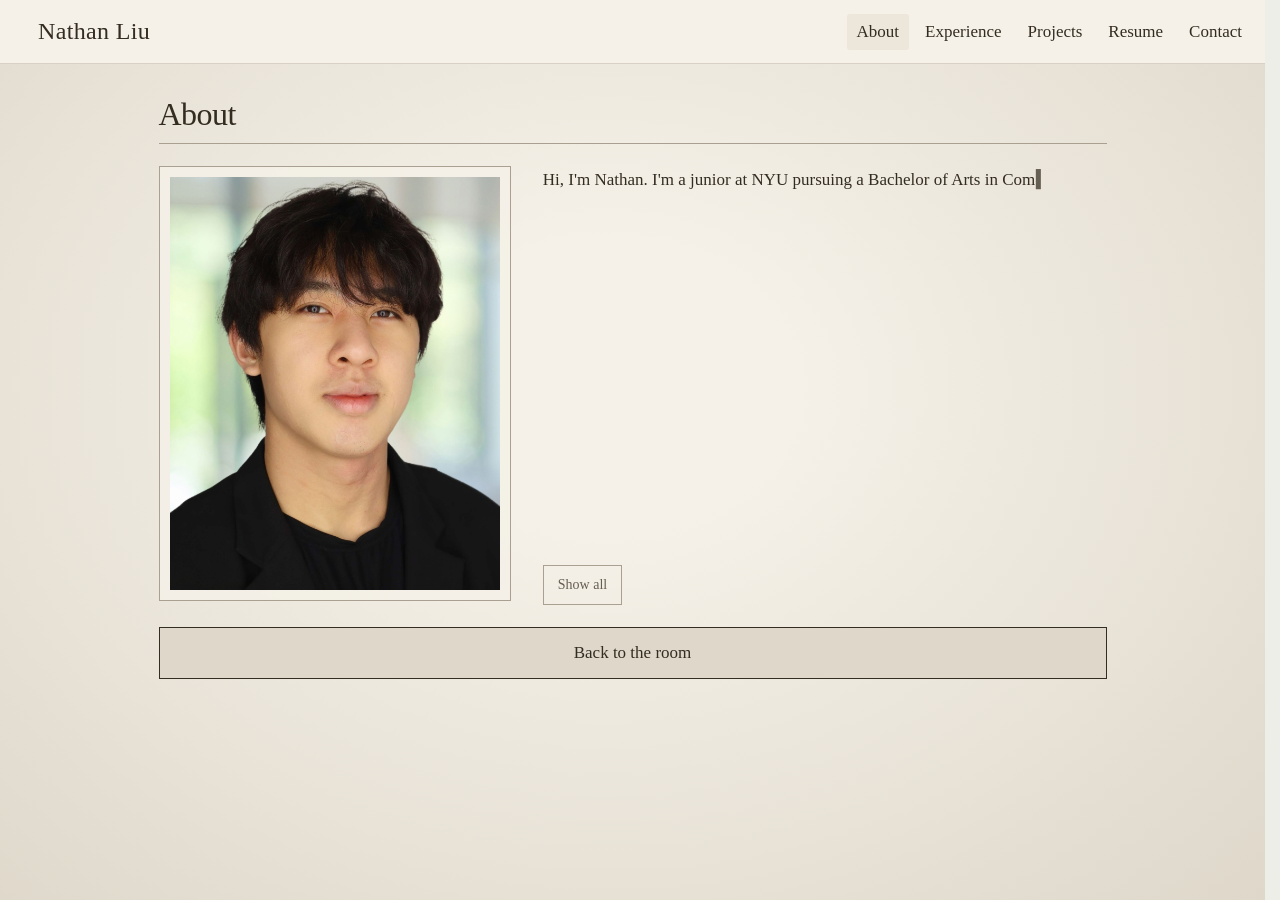
<file: pages/about/index.html>
<!doctype html>
<html lang="en">
<head>
<meta charset="utf-8"><meta name="viewport" content="width=device-width,initial-scale=1">
<title>About · Nathan Liu</title>
<meta name="description" content="About Nathan Liu: CS and Data Science at NYU, data science intern at the Leslie eLab.">
<link rel="icon" type="image/svg+xml" href="data:image/svg+xml,%3Csvg xmlns='http://www.w3.org/2000/svg' viewBox='0 0 64 64'%3E%3Crect width='64' height='64' rx='14' fill='%23eee7da'/%3E%3Ctext x='32' y='42' text-anchor='middle' font-family='Georgia,serif' font-size='32' fill='%23294c43'%3ENL%3C/text%3E%3C/svg%3E">
<link rel="stylesheet" href="/css/base.css">
<link rel="stylesheet" href="/nav/nav.css">
<link rel="stylesheet" href="/pages/pages.css">
<link rel="stylesheet" href="about.css">
</head>
<body data-page="about">
<div class="page">
  <header class="sheet-header">
    <h1>About</h1>
  </header>
  <main class="about-layout">
    <figure class="about-photo">
      <img src="/assets/photos/portrait.jpg" alt="Nathan Liu">
    </figure>
    <section class="about-text">
      <!-- Screen readers get the whole bio at once; the typed copy below is visual only. -->
      <div id="about-full" class="visually-hidden"></div>
      <div id="about-typed" class="about-typed" aria-hidden="true"></div>
      <button id="about-skip" class="about-skip" type="button">Show all</button>
    </section>
  </main>
  <a class="sheet-back" href="/#room">Back to the room</a>
</div>
<script type="module" src="/nav/nav.js"></script>
<script type="module" src="about.js"></script>
</body>
</html>
</file>
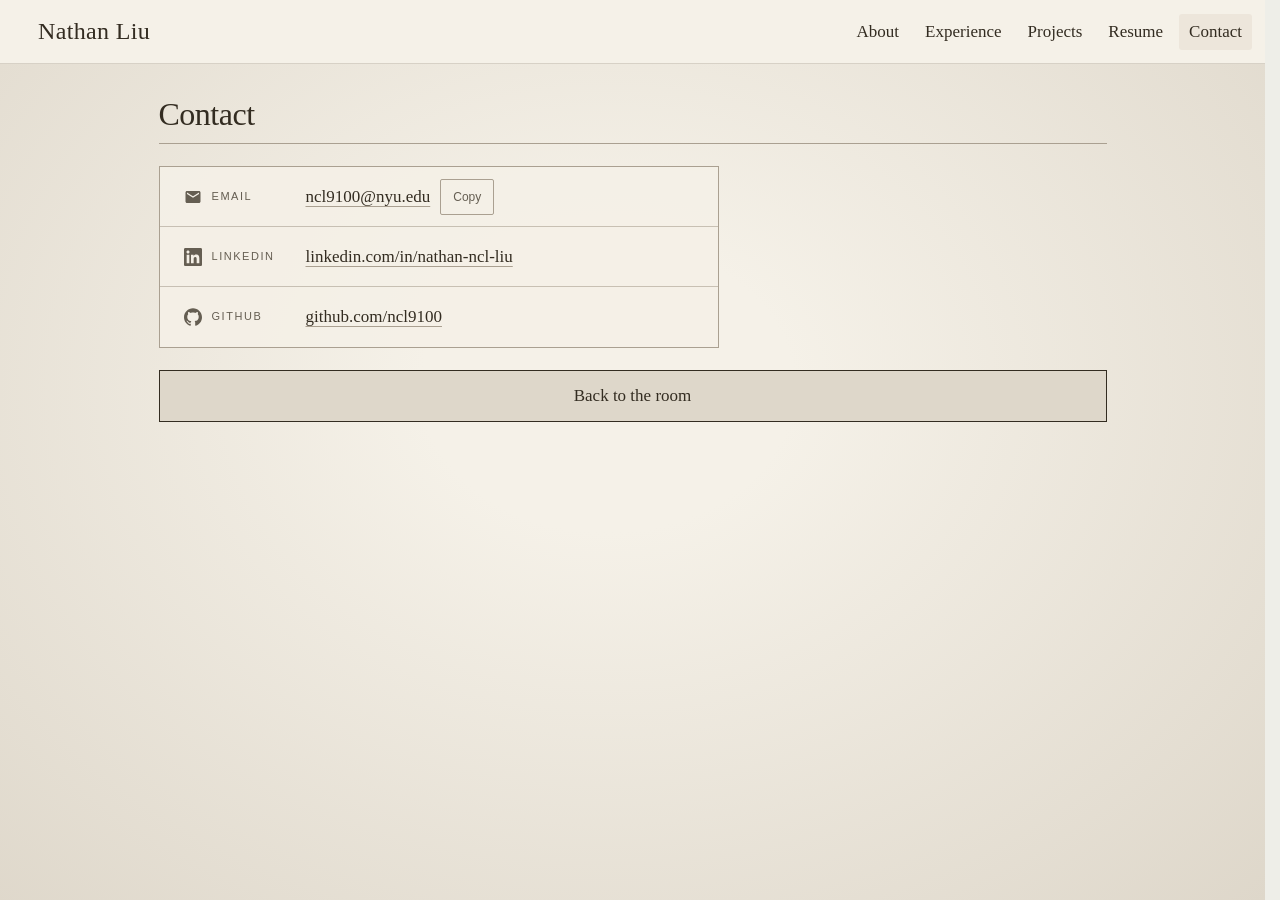
<file: pages/contact/index.html>
<!doctype html>
<html lang="en">
<head>
<meta charset="utf-8"><meta name="viewport" content="width=device-width,initial-scale=1">
<title>Contact · Nathan Liu</title>
<meta name="description" content="How to reach Nathan Liu: ncl9100@nyu.edu, LinkedIn, and GitHub.">
<link rel="icon" type="image/svg+xml" href="data:image/svg+xml,%3Csvg xmlns='http://www.w3.org/2000/svg' viewBox='0 0 64 64'%3E%3Crect width='64' height='64' rx='14' fill='%23eee7da'/%3E%3Ctext x='32' y='42' text-anchor='middle' font-family='Georgia,serif' font-size='32' fill='%23294c43'%3ENL%3C/text%3E%3C/svg%3E">
<link rel="stylesheet" href="/css/base.css">
<link rel="stylesheet" href="/nav/nav.css">
<link rel="stylesheet" href="/pages/pages.css">
<link rel="stylesheet" href="contact.css">
</head>
<body data-page="contact">
<div class="page">
<header class="sheet-header">
  <h1 id="contact-title">Contact</h1>
</header>
<main class="contact-sheet" aria-labelledby="contact-title">
  <dl class="contact-list">
    <div class="contact-row">
      <dt><svg class="contact-icon" viewBox="0 0 24 24" aria-hidden="true" focusable="false"><path d="M20 4H4c-1.1 0-2 .9-2 2v12c0 1.1.9 2 2 2h16c1.1 0 2-.9 2-2V6c0-1.1-.9-2-2-2zm0 4-8 5-8-5V6l8 5 8-5v2z"/></svg>Email</dt>
      <dd><a id="contact-email" href="#"></a><button id="copy-email" type="button">Copy</button></dd>
    </div>
    <div class="contact-row">
      <dt><svg class="contact-icon" viewBox="0 0 24 24" aria-hidden="true" focusable="false"><path d="M20.447 20.452h-3.554v-5.569c0-1.328-.027-3.037-1.852-3.037-1.853 0-2.136 1.445-2.136 2.939v5.667H9.351V9h3.414v1.561h.046c.477-.9 1.637-1.85 3.37-1.85 3.601 0 4.267 2.37 4.267 5.455v6.286zM5.337 7.433c-1.144 0-2.063-.926-2.063-2.065 0-1.138.92-2.063 2.063-2.063 1.14 0 2.064.925 2.064 2.063 0 1.139-.925 2.065-2.064 2.065zm1.782 13.019H3.555V9h3.564v11.452zM22.225 0H1.771C.792 0 0 .774 0 1.729v20.542C0 23.227.792 24 1.771 24h20.451C23.2 24 24 23.227 24 22.271V1.729C24 .774 23.2 0 22.222 0h.003z"/></svg>LinkedIn</dt>
      <dd><a id="contact-linkedin" href="#" target="_blank" rel="noopener"></a></dd>
    </div>
    <div class="contact-row">
      <dt><svg class="contact-icon" viewBox="0 0 24 24" aria-hidden="true" focusable="false"><path d="M12 .297c-6.63 0-12 5.373-12 12 0 5.303 3.438 9.8 8.205 11.385.6.113.82-.258.82-.577 0-.285-.01-1.04-.015-2.04-3.338.724-4.042-1.61-4.042-1.61C4.422 18.07 3.633 17.7 3.633 17.7c-1.087-.744.084-.729.084-.729 1.205.084 1.838 1.236 1.838 1.236 1.07 1.835 2.809 1.305 3.495.998.108-.776.417-1.305.76-1.605-2.665-.3-5.466-1.332-5.466-5.93 0-1.31.465-2.38 1.235-3.22-.135-.303-.54-1.523.105-3.176 0 0 1.005-.322 3.3 1.23.96-.267 1.98-.399 3-.405 1.02.006 2.04.138 3 .405 2.28-1.552 3.285-1.23 3.285-1.23.645 1.653.24 2.873.12 3.176.765.84 1.23 1.91 1.23 3.22 0 4.61-2.805 5.625-5.475 5.92.42.36.81 1.096.81 2.22 0 1.606-.015 2.896-.015 3.286 0 .315.21.69.825.57C20.565 22.092 24 17.592 24 12.297c0-6.627-5.373-12-12-12"/></svg>GitHub</dt>
      <dd><a id="contact-github" href="#" target="_blank" rel="noopener"></a></dd>
    </div>
  </dl>
</main>
<a class="sheet-back" href="/#room">Back to the room</a>
</div>
<script type="module" src="/nav/nav.js"></script>
<script type="module" src="contact.js"></script>
</body>
</html>
</file>
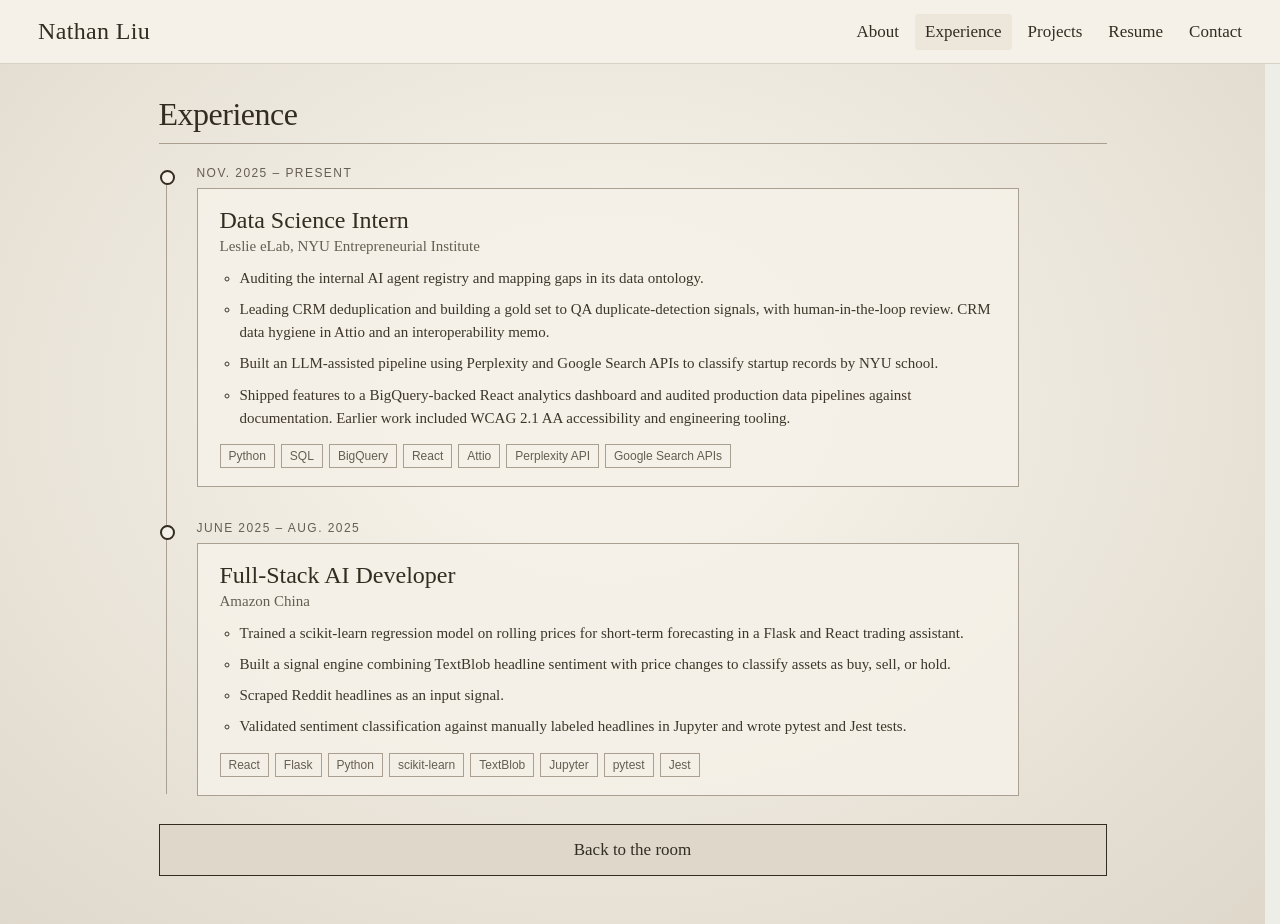
<file: pages/experience/index.html>
<!doctype html>
<html lang="en">
<head>
<meta charset="utf-8"><meta name="viewport" content="width=device-width,initial-scale=1">
<title>Experience · Nathan Liu</title>
<meta name="description" content="Nathan Liu's work experience, newest first.">
<link rel="icon" type="image/svg+xml" href="data:image/svg+xml,%3Csvg xmlns='http://www.w3.org/2000/svg' viewBox='0 0 64 64'%3E%3Crect width='64' height='64' rx='14' fill='%23eee7da'/%3E%3Ctext x='32' y='42' text-anchor='middle' font-family='Georgia,serif' font-size='32' fill='%23294c43'%3ENL%3C/text%3E%3C/svg%3E">
<link rel="stylesheet" href="/css/base.css">
<link rel="stylesheet" href="/nav/nav.css">
<link rel="stylesheet" href="/pages/pages.css">
<link rel="stylesheet" href="experience.css">
</head>
<body data-page="experience">
<div class="page">
  <header class="sheet-header">
    <h1>Experience</h1>
  </header>
  <main>
    <ol id="timeline" class="timeline" aria-label="Work experience"></ol>
  </main>
  <a class="sheet-back" href="/#room">Back to the room</a>
</div>
<script type="module" src="/nav/nav.js"></script>
<script type="module" src="experience.js"></script>
</body>
</html>
</file>
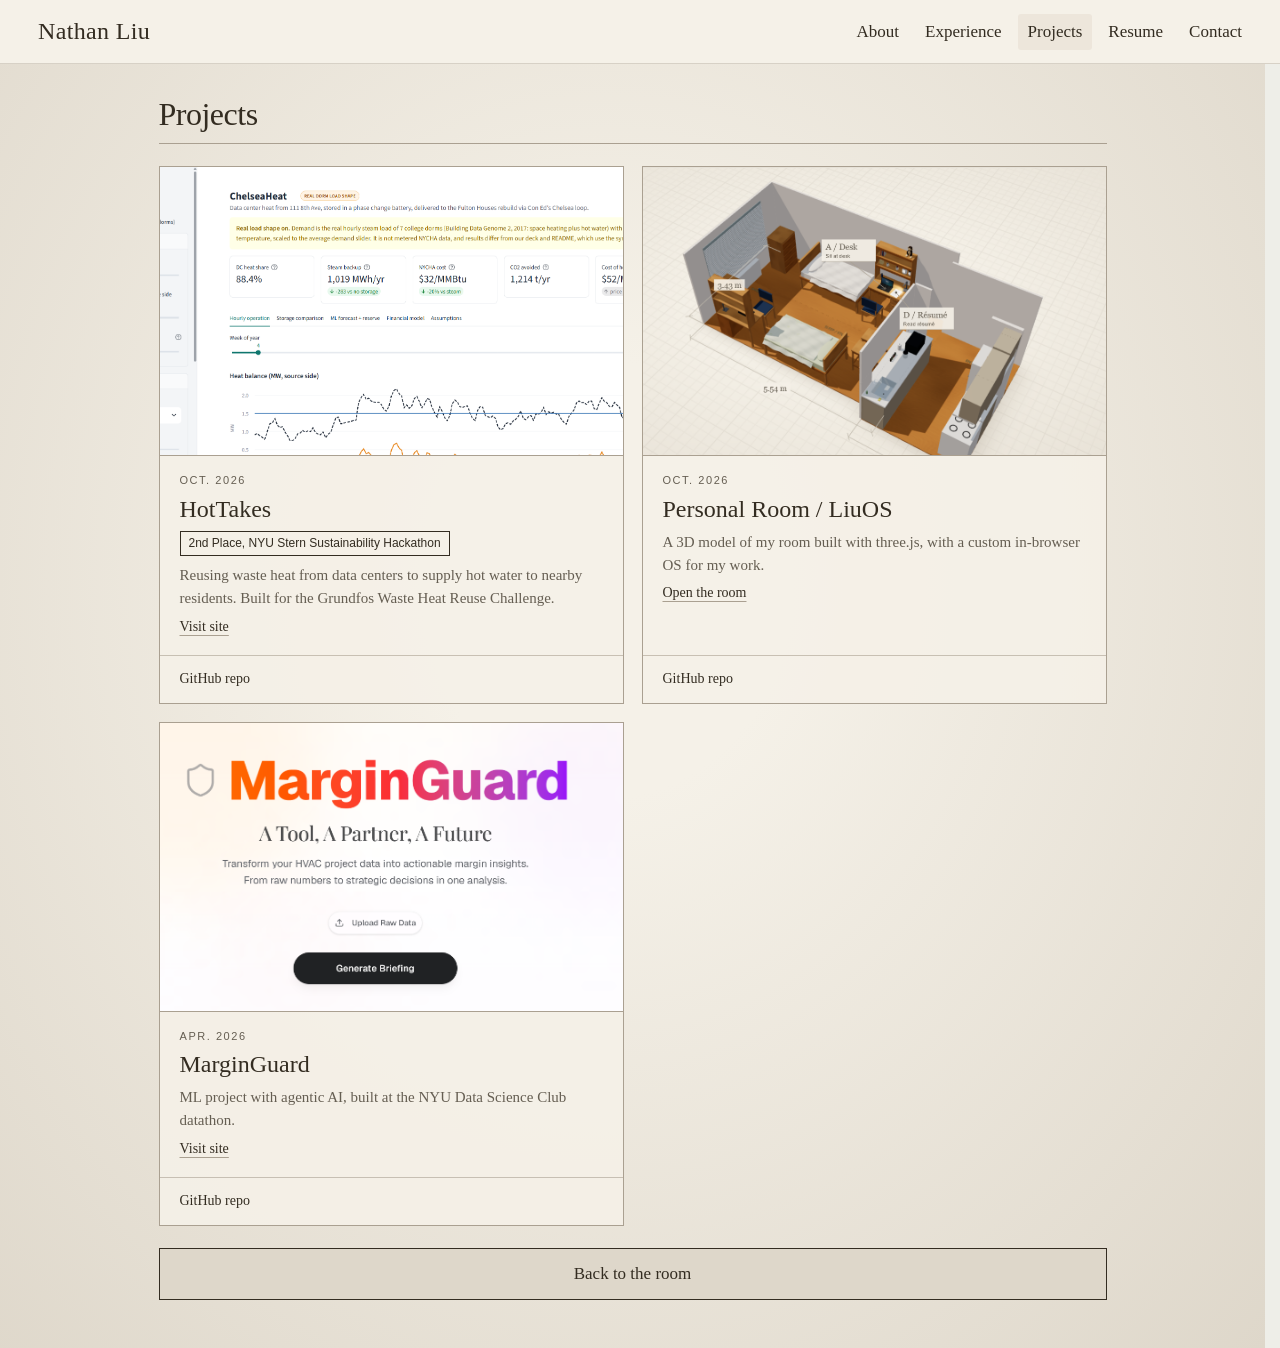
<file: pages/projects/index.html>
<!doctype html>
<html lang="en">
<head>
<meta charset="utf-8"><meta name="viewport" content="width=device-width,initial-scale=1">
<title>Projects · Nathan Liu</title>
<meta name="description" content="Projects by Nathan Liu, newest first.">
<link rel="icon" type="image/svg+xml" href="data:image/svg+xml,%3Csvg xmlns='http://www.w3.org/2000/svg' viewBox='0 0 64 64'%3E%3Crect width='64' height='64' rx='14' fill='%23eee7da'/%3E%3Ctext x='32' y='42' text-anchor='middle' font-family='Georgia,serif' font-size='32' fill='%23294c43'%3ENL%3C/text%3E%3C/svg%3E">
<link rel="stylesheet" href="/css/base.css">
<link rel="stylesheet" href="/nav/nav.css">
<link rel="stylesheet" href="/pages/pages.css">
<link rel="stylesheet" href="projects.css">
</head>
<body data-page="projects">
<div class="page">
  <header class="sheet-header">
    <h1>Projects</h1>
  </header>
  <main id="project-list" class="project-grid" aria-label="Projects"></main>
  <a class="sheet-back" href="/#room">Back to the room</a>
</div>
<script type="module" src="/nav/nav.js"></script>
<script type="module" src="projects.js"></script>
</body>
</html>
</file>
<file: css/base.css>
:root {
    font-family: Inter, Segoe UI, sans-serif;
    color: #243b38;
    background: #eeeee8;
  }

  * { box-sizing: border-box; }

  body { margin: 0; }
  
  button {
    border: 0;
    border-radius: 9px;
    background: transparent;
    color: #334a45;
    padding: 10px 14px;
    font-size: 12px;
    cursor: pointer;
    white-space: nowrap;
  }
  button:hover { background: #e4eae2; }
  
  a { color: inherit; }

  dialog {
    border: 1px solid #a8b3a7;
    border-radius: 18px;
    padding: 0;
    width: min(760px, 92vw);
    max-height: 85dvh;
    background: #faf9f3;
    color: #243b38;
    box-shadow: 0 30px 100px #1116;
  }
  dialog::backdrop {
    background: #16291fb3;
    backdrop-filter: blur(5px);
  }
  
  [hidden] { display: none !important; }
  
  dialog {
    width: min(920px, 94vw);
    max-height: 90dvh;
  }

  /* Keyboard focus ring (accessibility). */
body :is(button, a, input, summary, [tabindex]):focus-visible {
    outline: 2px solid var(--focus-accent) !important;
    outline-offset: 2px !important;
  }

/* Window title bars. */
.windowbar{display:flex;align-items:center;justify-content:space-between;padding:15px 22px;background:#e4e8df}
.windowbar h2{font-size:15px;margin:0}
.windowbar button{background:#fff9}
.windowbar{padding:9px 14px}
@media(max-width:600px){
  .windowbar button{padding:8px;font-size:10px}
}

/* Drafting-paper theme, shared by every page (the room's settings.js sets the same values at runtime). */
:root{--paper-center:#f5f1e8;--paper-edge:#ded7ca;--drawing-ink:#655e52;--drawing-rule:#aaa091;--drawing-serif:Georgia,'Times New Roman',serif;color:var(--drawing-ink)}
body{background:radial-gradient(ellipse at 48% 43%,var(--paper-center) 0%,var(--paper-center) 20%,var(--paper-edge) 100%)}
</file>
<file: nav/nav.css>
/* Nav: the bar across the top (name, portfolio links, floor-plan button, mobile menu). */

/* The bar's height is fixed: LiuOS, the résumé viewer, and the pages leave exactly this much room for it. */
.room-nav{box-sizing:border-box;height:64px;position:fixed;z-index:9;top:0;left:0;right:0;display:flex;align-items:center;justify-content:space-between;gap:16px;padding:8px 28px;border:0;border-bottom:1px solid #aaa09166;background:#f5f1e8d9;backdrop-filter:blur(14px);font-family:Georgia,serif;color:#332c21}
.room-nav :is(a,button){font:inherit;color:inherit;border:0;border-radius:3px;background:transparent;padding:8px 10px;cursor:pointer;transition:background .18s}
.room-nav a{display:inline-block;text-decoration:none}
.room-nav :is(a,button):hover,.room-nav button[aria-pressed=true]:not(.room-wordmark),.room-nav a[aria-current=page]{background:#b4a68b24}
.room-wordmark{font-size:24px!important;white-space:nowrap;letter-spacing:.015em}
#room-nav-links{display:flex;align-items:center;gap:6px;font-size:17px}
.floor-plan-button{display:grid;place-items:center}
#room-menu-toggle{display:none;font-size:17px}
@media(max-width:600px){
  .room-nav{height:54px;top:0;left:0;right:0;padding:5px 12px}
  .room-wordmark{font-size:22px!important}
  #room-menu-toggle{display:block}
  #room-nav-links{display:none;position:absolute;top:100%;left:-1px;right:-1px;flex-direction:column;align-items:stretch;padding:10px;background:#f5f1e8f5;border:1px solid #aaa09166}
  .room-nav.menu-open #room-nav-links{display:flex}
  #room-nav-links :is(a,button){text-align:left;padding:11px 12px}
  .floor-plan-button{justify-content:start}
}
@media(prefers-reduced-motion:reduce){
  .room-nav :is(a,button){transition:none}
}
.room-nav{z-index:10000}
.room-nav,#laptop-window .room-nav,#resume-window .room-nav{filter:none;backdrop-filter:none;background:#f5f1e8;transform:none}
</file>
<file: pages/pages.css>
/* Shared by every page in pages/: the page layout, the page title, the "Back to the room" button, and the scroll fade-in. */

/* Always reserve the scrollbar's space, so long and short pages line up exactly. */
html { scrollbar-gutter: stable; }
/* Short pages (like Contact) still get the paper background all the way down. */
body { min-height: 100dvh; }

/* One column for every page, so the title sits in the same spot as you click through the nav. */
.page { width: min(980px, 100%); margin: 0 auto; padding: 90px 16px 48px; display: grid; gap: 22px; align-content: start; }
.page > .sheet-header { padding: 0 0 6px; border-bottom: 1px solid var(--drawing-rule); }

.sheet-header h1 { margin: 6px 0 4px; font: 400 32px var(--drawing-serif); letter-spacing: -.5px; color: #332c21; }

/* Back to the room: a full-width button right below the page's content, where people are already looking. */
.sheet-back {
  display: flex; align-items: center; justify-content: center; gap: 8px;
  min-height: 52px;
  font: 17px var(--drawing-serif);
  color: #332c21;
  background: var(--paper-edge);
  border: 1px solid #332c21;
  text-decoration: none;
}
.sheet-back:hover { background: color-mix(in srgb, var(--paper-edge) 70%, var(--drawing-rule)); }

/* Scroll fade-in (pages/reveal.js adds these classes; without JS everything stays visible). */
.reveal { opacity: 0; transform: translateY(16px); transition: opacity .5s ease, transform .5s ease; }
.reveal.is-visible { opacity: 1; transform: none; }
@media (prefers-reduced-motion: reduce) {
  .reveal { opacity: 1; transform: none; transition: none; }
}
</file>
<file: pages/about/about.css>
/* About page: headshot on the left, typed-out bio on the right. Photo on top on phones. */

.about-layout { display: grid; grid-template-columns: minmax(0, 1fr) minmax(0, 1.6fr); gap: 32px; align-items: start; }

.about-photo { margin: 0; padding: 10px; border: 1px solid var(--drawing-rule); background: color-mix(in srgb, var(--paper-center) 85%, transparent); }
.about-photo img { display: block; width: 100%; aspect-ratio: 4 / 5; object-fit: cover; object-position: center 30%; }

.about-text { display: grid; gap: 14px; cursor: pointer; }
.about-typed p { margin: 0 0 16px; font: 17px/1.65 var(--drawing-serif); color: #332c21; }
.about-typed p:last-child { margin-bottom: 0; }
/* Not-yet-typed text keeps its space but is invisible. */
.about-typed .untyped { color: transparent; }
/* A blinking cursor right after the typed text. */
.about-typed .typing span:first-child::after { content: "▍"; margin-left: 1px; color: var(--drawing-ink); animation: cursor-blink 1s steps(1) infinite; }
@keyframes cursor-blink { 50% { opacity: 0; } }

.about-skip {
  justify-self: start; min-height: 40px; padding: 0 14px;
  font: 14px var(--drawing-serif); color: var(--drawing-ink);
  background: transparent; border: 1px solid var(--drawing-rule); border-radius: 0;
}
.about-skip:hover { background: #b4a68b24; }

.visually-hidden { position: absolute; width: 1px; height: 1px; overflow: hidden; clip: rect(0 0 0 0); white-space: nowrap; }

@media (max-width: 700px) {
  .about-layout { grid-template-columns: 1fr; gap: 20px; }
  .about-photo { width: min(280px, 100%); justify-self: center; }
}
@media (prefers-reduced-motion: reduce) {
  .about-typed .typing span:first-child::after { animation: none; }
}
</file>
<file: pages/contact/contact.css>
/* Contact page: a drafting sheet with three labeled rows, styled like the room's title block. */

.contact-sheet {
  width: min(560px, 100%);
  border: 1px solid var(--drawing-rule);
  background: color-mix(in srgb, var(--paper-center) 88%, transparent);
  font-family: var(--drawing-serif);
  color: var(--drawing-ink);
}

.contact-row dt {
  display: flex;
  align-items: center;
  gap: 10px;
  font: 11px/1.2 Inter, "Segoe UI", sans-serif;
  letter-spacing: .14em;
  text-transform: uppercase;
}

.contact-list { margin: 0; }

/* The official email, LinkedIn, and GitHub marks, filled in ink. */
.contact-icon {
  flex: none;
  width: 18px;
  height: 18px;
  fill: currentColor;
}
.contact-row {
  display: grid;
  grid-template-columns: 110px 1fr;
  align-items: center;
  gap: 12px;
  padding: 0 24px;
  min-height: 60px;
  border-bottom: 1px solid color-mix(in srgb, var(--drawing-rule) 60%, transparent);
}
.contact-row:last-child { border-bottom: 0; }
.contact-row dd { margin: 0; display: flex; align-items: center; gap: 10px; flex-wrap: wrap; min-width: 0; }

.contact-row a {
  font-size: 17px;
  color: #332c21;
  text-decoration: underline;
  text-decoration-color: var(--drawing-rule);
  text-underline-offset: 4px;
  overflow-wrap: anywhere;
  padding: 10px 0;
}
#contact-email { overflow-wrap: normal; word-break: keep-all; white-space: nowrap; }
.contact-row a:hover { text-decoration-color: currentColor; }

#copy-email {
  font: 12px/1 Inter, "Segoe UI", sans-serif;
  color: var(--drawing-ink);
  border: 1px solid var(--drawing-rule);
  border-radius: 2px;
  padding: 8px 12px;
  min-height: 36px;
}
#copy-email:hover { background: #b4a68b24; }

@media (max-width: 500px) {
  .contact-row { grid-template-columns: 1fr; gap: 0; padding: 12px 18px; }
}
</file>
<file: pages/experience/experience.css>
/* Experience page: a vertical timeline drawn like a dimension line, with a dot for each job. */


.timeline { max-width: 860px; list-style: none; margin: 0; padding: 0; position: relative; }
/* The line runs down the left of the entries. */
.timeline::before { content: ""; position: absolute; left: 7px; top: 8px; bottom: 8px; width: 1px; background: var(--drawing-rule); }

.timeline-item { position: relative; padding: 0 0 34px 38px; }
.timeline-item:last-child { padding-bottom: 6px; }
/* A dot on the line for each job. */
.timeline-item::before {
  content: ""; position: absolute; left: 1px; top: 4px;
  width: 11px; height: 11px; border-radius: 50%;
  background: var(--paper-center); border: 2px solid #332c21;
}

.timeline-dates { margin: 0 0 6px; font: 12px/1.3 Inter, "Segoe UI", sans-serif; letter-spacing: .12em; text-transform: uppercase; color: var(--drawing-ink); }
.timeline-body {
  border: 1px solid var(--drawing-rule);
  background: color-mix(in srgb, var(--paper-center) 90%, transparent);
  padding: 18px 22px;
}
.timeline-role { margin: 0; font: 400 24px var(--drawing-serif); color: #332c21; }
.timeline-org { margin: 4px 0 12px; font: 15px var(--drawing-serif); color: var(--drawing-ink); }

.timeline-bullets { margin: 0 0 14px; padding-left: 20px; display: grid; gap: 8px; font: 15px/1.55 var(--drawing-serif); color: #3d362b; }

.timeline-tags { list-style: none; margin: 0; padding: 0; display: flex; flex-wrap: wrap; gap: 6px; }
.timeline-tags li { font: 12px/1 Inter, "Segoe UI", sans-serif; color: var(--drawing-ink); border: 1px solid var(--drawing-rule); padding: 5px 8px; }

@media (max-width: 500px) {
  .timeline-item { padding-left: 28px; }
  .timeline-body { padding: 14px 16px; }
  .timeline-role { font-size: 21px; }
}
</file>
<file: pages/projects/projects.css>
/* Projects page: a grid of drafting-paper cards. Two columns on wide screens, one on phones. */


.project-grid { display: grid; grid-template-columns: repeat(auto-fill, minmax(min(100%, 380px), 1fr)); gap: 18px; }

.project-card {
  display: flex; flex-direction: column;
  border: 1px solid var(--drawing-rule);
  background: color-mix(in srgb, var(--paper-center) 90%, transparent);
  transition: transform .2s ease, box-shadow .2s ease, opacity .5s ease;
}
.card-main { display: flex; flex-direction: column; flex: 1; color: inherit; text-decoration: none; }

.card-image { aspect-ratio: 16 / 10; overflow: hidden; border-bottom: 1px solid var(--drawing-rule); background: #e9e3d6; }
.card-image img { width: 100%; height: 100%; object-fit: cover; object-position: top; display: block; transition: transform .35s ease; }

.card-body { display: grid; gap: 8px; padding: 18px 20px 20px; align-content: start; }
.card-date { font: 11px/1.2 Inter, "Segoe UI", sans-serif; letter-spacing: .14em; text-transform: uppercase; color: var(--drawing-ink); }
.card-title { margin: 0; font: 400 24px var(--drawing-serif); color: #332c21; }
.card-badge {
  justify-self: start;
  font: 12px/1.3 Inter, "Segoe UI", sans-serif;
  color: #332c21;
  border: 1px solid #332c21;
  padding: 4px 8px;
}
.card-summary { margin: 0; font: 15px/1.55 var(--drawing-serif); color: var(--drawing-ink); }
.card-visit { font: 14px var(--drawing-serif); color: #332c21; text-decoration: underline; text-decoration-color: var(--drawing-rule); text-underline-offset: 4px; }

.card-github {
  display: flex; align-items: center; min-height: 48px; padding: 0 20px;
  border-top: 1px solid color-mix(in srgb, var(--drawing-rule) 60%, transparent);
  font: 14px var(--drawing-serif); color: #332c21; text-decoration: none;
}
.card-github:hover { background: #b4a68b24; }

/* Hover is a desktop bonus: lift the card and zoom the screenshot slightly. Phones still see "Visit site". */
@media (hover: hover) {
  .project-card:has(.card-main:hover) { transform: translateY(-4px); box-shadow: 0 14px 30px #4a3f2e22; }
  .card-main:hover .card-image img { transform: scale(1.03); }
  .card-main:hover .card-visit { text-decoration-color: currentColor; }
}
@media (prefers-reduced-motion: reduce) {
  .project-card, .card-image img { transition: none; }
  .card-main:hover .card-image img { transform: none; }
}
@media (max-width: 500px) {
  .card-body { padding: 16px; }
}
</file>
